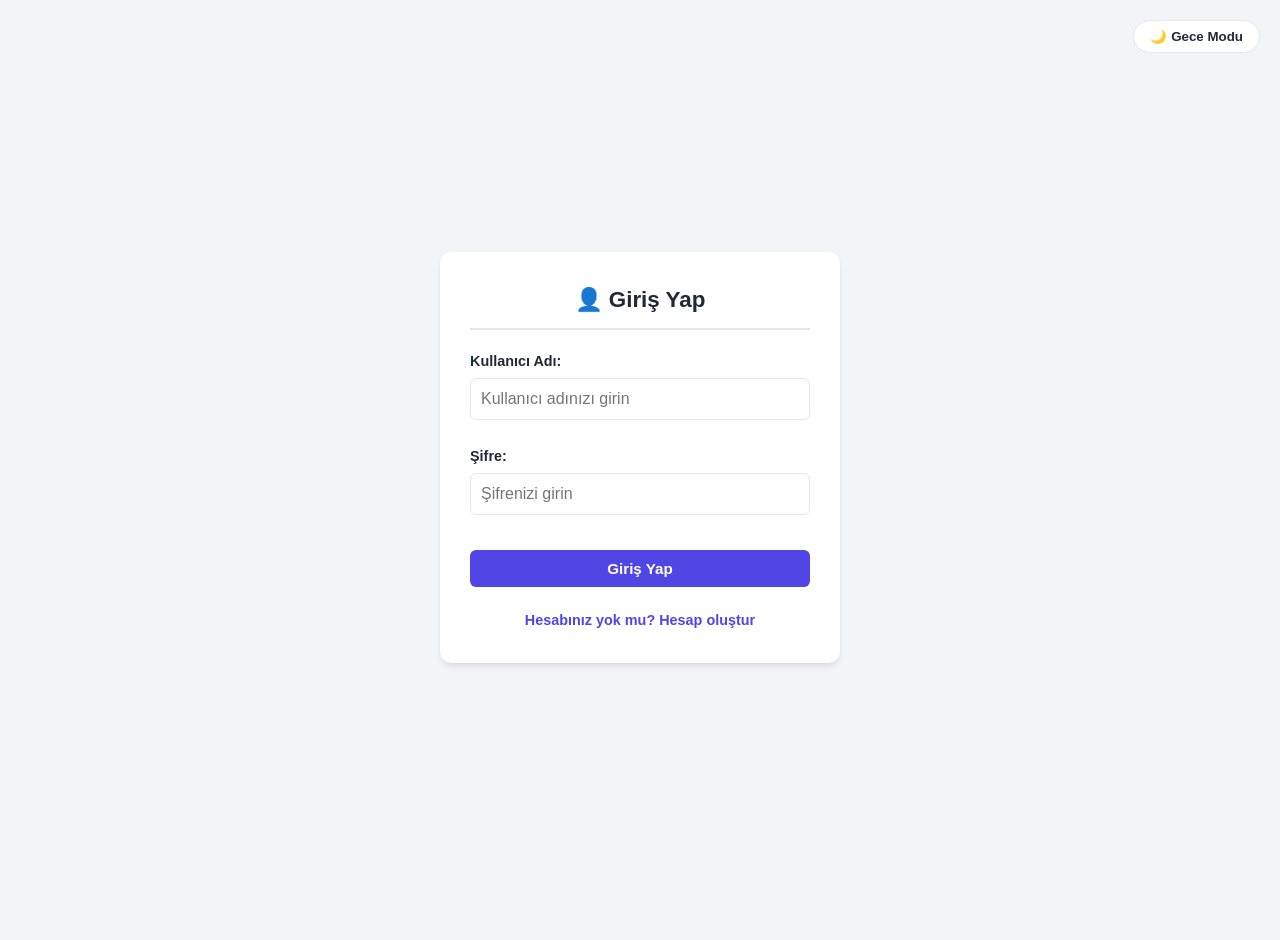
<file: src/main/resources/static/index.html>
<!DOCTYPE html>
<html lang="tr">
<head>
    <meta charset="UTF-8">
    <meta name="viewport" content="width=device-width, initial-scale=1.0">
    <title>Personel Yönetim Sistemi</title>
    <link rel="stylesheet" href="style.css">
</head>
<body>

<div class="container">
    <div class="top-bar">
        <h1>👤 Personel Yönetim Sistemi</h1>
        <button id="themeToggle" class="btn-theme">🌙 Gece Modu</button>
    </div>

    <div id="statusMessage" class="message hidden"></div>


    <!--  BÖLÜM 1: ANA SAYFA (PERSONEL TABLOSU)  -->
    <section id="homePage" class="view-section">
        <div class="action-bar">
            <div class="left-actions">
                <button id="btnYeniEkle" class="btn btn-primary">➕ Yeni Kişi Ekle</button>
            </div>
            <div class="right-actions">
                <input type="file" id="excelFile" accept=".xlsx" style="display: none;" />
                <button id="btnExcelSec" class="btn btn-info">📤 Excel Yükle</button>
                <button id="btnExcelIndir" class="btn btn-success">📥 Excel İndir</button>
            </div>
        </div>


        <div class="card">
            <h2>📋 Personel Listesi</h2>
            <p class="info-text">* Bilgileri görmek için satıra <strong>Sol Tıklayın</strong>. Güncellemek veya silmek için satıra <strong>Sağ Tıklayın</strong>.</p>
            <div class="table-responsive">
                <table class="main-table">
                    <thead>
                    <tr>
                        <th>TCKN</th>
                        <th>İsim</th>
                        <th>Soyisim</th>
                        <th>Departman</th>
                        <th>E-posta</th>
                        <th>Telefon</th>
                        <th>Kart Son Güncelleme</th>

                    </tr>
                    </thead>
                    <tbody id="personelTableBody">
                    <tr>
                        <td colspan="6" style="text-align: center;">Yükleniyor...</td>
                    </tr>
                    </tbody>
                </table>
            </div>
        </div>
    </section>



    <!--  BÖLÜM 2: DETAY SAYFASI   -->

    <section id="detailPage" class="view-section hidden">
        <button class="btn btn-secondary btn-back">⬅ Geri Dön</button>

        <div class="card detail-card">
            <h2>👤 Personel Detay Bilgisi</h2>

            <div class="detail-layout">
                <div class="photo-area">
                    <div class="photo-box">
                        <span class="photo-placeholder">👤<br>Fotoğraf Yok</span>
                    </div>
                </div>
                <div class="detail-info-table">
                    <table>
                        <tr><th>ID:</th><td id="detay-id">-</td></tr>
                        <tr><th>TCKN:</th><td id="detay-tckn">-</td></tr>
                        <tr><th>Adı:</th><td id="detay-ad">-</td></tr>
                        <tr><th>Soyadı:</th><td id="detay-soyad">-</td></tr>
                        <tr><th>Departman:</th><td id="detay-departman">-</td></tr>
                        <tr><th>E-posta:</th><td id="detay-email">-</td></tr>
                        <tr><th>Yaş:</th><td id="detay-yas">-</td></tr>
                        <tr><th>Telefon:</th><td id="detay-telefon">-</td></tr>
                        <tr><th>Maaş:</th><td id="detay-maas">-</td></tr>
                        <tr><th>İşe Giriş Tarihi:</th><td id="detay-iseGiris">-</td></tr>
                    </table>
                </div>
            </div>
        </div>
    </section>



    <!--  BÖLÜM 3: GÜNCELLEME SAYFASI   -->
    <section id="updatePage" class="view-section hidden">
        <button class="btn btn-secondary btn-back">⬅ İptal Et ve Geri Dön</button>

        <div class="card">
            <h2>✏️ Personel Bilgilerini Güncelle</h2>
            <form id="updateForm" class="grid-form">
                <input type="hidden" id="update-id">

                <div class="form-group">
                    <label>TCKN (Güncellenemez):</label>
                    <input type="text" id="update-tckn" readonly class="readonly-input">
                </div>

                <div class="form-group">
                    <label for="update-ad">Adı:</label>
                    <input type="text" id="update-ad" required>
                </div>

                <div class="form-group">
                    <label for="update-soyad">Soyadı:</label>
                    <input type="text" id="update-soyad" required>
                </div>

                <div class="form-group">
                    <label for="update-email">E-posta:</label>
                    <input type="email" id="update-email" required>
                </div>

                <div class="form-group">
                    <label for="update-telefon">Telefon:</label>
                    <input type="text" id="update-telefon">
                </div>

                <div class="form-group full-width">
                    <label for="update-departman_id">Departman:</label>
                    <select id="update-departman_id" required style="padding: 10px; border: 1px solid var(--border-color); border-radius: 6px; background-color: var(--input-bg); color: var(--text-color);">
                        <option value="">-- Departman Yükleniyor --</option>
                    </select>
                </div>


                <div class="form-group">
                    <label for="update-yas">Yaş:</label>
                    <input type="number" id="update-yas" min="18" max="100">
                </div>

                <div class="form-group">
                    <label for="update-maas">Maaş:</label>
                    <input type="number" step="0.01" id="update-maas">
                </div>

                <div class="form-group full-width">
                    <label for="update-iseGiris">İşe Giriş Tarihi:</label>
                    <input type="date" id="update-iseGiris" required>
                </div>

                <div class="form-group full-width">
                    <button type="submit" class="btn btn-block btn-primary">💾 Kaydet ve Güncelle</button>
                </div>
            </form>
        </div>
    </section>



    <!--  BÖLÜM 4: YENİ EKLEME SAYFASI     -->
    <section id="addPage" class="view-section hidden">
        <button class="btn btn-secondary btn-back">⬅ Vazgeç ve Geri Dön</button>

        <div class="card">
            <h2>✨ Yeni Personel Ekle</h2>
            <form id="personelForm" class="grid-form">
                <div class="form-group">
                    <label for="tckn">TCKN (11 Hane):</label>
                    <input type="text" id="tckn" required maxlength="11" minlength="11" placeholder="12345678901">
                </div>

                <div class="form-group">
                    <label for="ad">Adı:</label>
                    <input type="text" id="ad" required placeholder="Ahmet">
                </div>

                <div class="form-group">
                    <label for="soyad">Soyadı:</label>
                    <input type="text" id="soyad" required placeholder="Yılmaz">
                </div>

                <div class="form-group">
                    <label for="email">E-posta:</label>
                    <input type="email" id="email" required placeholder="ornek@sirket.com">
                </div>

                <div class="form-group">
                    <label for="telefon">Telefon:</label>
                    <input type="text" id="telefon" placeholder="05001234567">
                </div>

                <div class="form-group full-width">
                    <label for="departman_id">Departman:</label>
                    <select id="departman_id" required style="padding: 10px; border: 1px solid var(--border-color); border-radius: 6px; background-color: var(--input-bg); color: var(--text-color);">
                        <option value="">-- Departman Yükleniyor --</option>
                    </select>
                </div>


                <div class="form-group">
                    <label for="yas">Yaş:</label>
                    <input type="number" id="yas" min="18" max="100" placeholder="30">
                </div>

                <div class="form-group">
                    <label for="maas">Maaş:</label>
                    <input type="number" step="0.01" id="maas" placeholder="45000">
                </div>

                <div class="form-group full-width">
                    <label for="iseGirisTarihi">İşe Giriş Tarihi:</label>
                    <input type="date" id="iseGirisTarihi" required>
                </div>

                <div class="form-group full-width">
                    <button type="submit" class="btn btn-block btn-primary">Kaydet / Yeni Ekle</button>
                </div>
            </form>
        </div>
    </section>
</div>



<!--   BÖLÜM 5: İZİN EKLEME SAYFASI    -->
<section id="leavePage" class="view-section hidden">
    <button class="btn btn-secondary btn-back">⬅ Vazgeç ve Geri Dön</button>

    <div class="card">
        <h2>🌴 Personel İzni Ekle (<span id="izin-personel-isim" style="color: var(--primary-color);"></span>)</h2>
        <form id="leaveForm" class="grid-form">

            <div class="form-group">
                <label for="izin-baslangic">Başlangıç Tarihi:</label>
                <input type="date" id="izin-baslangic" required>
            </div>

            <div class="form-group">
                <label for="izin-bitis">Bitiş Tarihi:</label>
                <input type="date" id="izin-bitis" required>
            </div>

            <div class="form-group full-width">
                <label for="izin-turu">İzin Türü:</label>
                <select id="izin-turu" required style="padding: 10px; border: 1px solid var(--border-color); border-radius: 6px; background-color: var(--input-bg); color: var(--text-color); height: 42px;">
                    <option value="">-- Yükleniyor... --</option>
                </select>
            </div>

            <div class="form-group full-width">
                <label for="izin-aciklamasi">Açıklama (İsteğe Bağlı):</label>
                <input type="text" id="izin-aciklamasi" placeholder="Örn: Yıllık memleket ziyareti...">
            </div>

            <div class="form-group full-width">
                <button type="submit" class="btn btn-block btn-primary">💾 İzni Kaydet</button>
            </div>
        </form>
    </div>
</section>




<!--   BÖLÜM 6: İZİN LİSTESİ SAYFASI   -->
<section id="leaveListPage" class="view-section hidden">
    <button class="btn btn-secondary btn-back" style="margin-bottom: 15px;">⬅ Geri Dön</button>

    <div class="card" style="padding: 0; overflow: hidden;">
        <div style="padding: 20px; border-bottom: 1px solid var(--border-color); background-color: var(--card-bg);">
            <h2 style="margin: 0;">👀 Personel İzinleri (<span id="izin-liste-personel-isim" style="color: var(--primary-color);"></span>)</h2>
        </div>

        <div class="table-container" style="overflow-x: auto; padding: 20px;">
            <table class="data-table" style="width: 100%; border-collapse: collapse; text-align: left;">
                <thead>
                <tr style="background-color: var(--context-bg); border-bottom: 2px solid var(--border-color);">
                    <th style="padding: 12px 15px;">Başlangıç Tarihi</th>
                    <th style="padding: 12px 15px;">Bitiş Tarihi</th>
                    <th style="padding: 12px 15px;">İzin Türü</th>
                    <th style="padding: 12px 15px;">Açıklama</th>
                    <th style="padding: 12px 15px; text-align: center;">İşlemler</th>
                </tr>
                </thead>
                <tbody id="izinListesiBody">
                </tbody>
            </table>
        </div>
    </div>
</section>



<!--   BÖLÜM 7: İZİN GÜNCELLEME SAYFASI   -->
<section id="leaveUpdatePage" class="view-section hidden">
    <button class="btn btn-secondary" id="btn-back-to-leave-list">⬅ İzin Listesine Dön</button>
    <div class="card">
        <h2>✏️ İzni Güncelle</h2>
        <form id="leaveUpdateForm" class="grid-form">
            <input type="hidden" id="guncelle-izin-id">

            <div class="form-group">
                <label for="guncelle-izin-baslangic">Başlangıç Tarihi:</label>
                <input type="date" id="guncelle-izin-baslangic" required>
            </div>

            <div class="form-group">
                <label for="guncelle-izin-bitis">Bitiş Tarihi:</label>
                <input type="date" id="guncelle-izin-bitis" required>
            </div>

            <div class="form-group full-width">
                <label for="guncelle-izin-turu">İzin Türü:</label>
                <select id="guncelle-izin-turu" required style="padding: 10px; border: 1px solid var(--border-color); border-radius: 6px; background-color: var(--input-bg); color: var(--text-color); height: 42px;">
                </select>
            </div>

            <div class="form-group full-width">
                <label for="guncelle-izin-aciklamasi">Açıklama:</label>
                <input type="text" id="guncelle-izin-aciklamasi">
            </div>

            <div class="form-group full-width">
                <button type="submit" class="btn btn-block btn-primary">💾 Değişiklikleri Kaydet</button>
            </div>
        </form>
    </div>
</section>



<!--  ÖZEL SAĞ TIK MENÜSÜ (CONTEXT MENU) -->
<div id="customContextMenu" class="context-menu hidden">
    <ul>
        <li id="menuGuncelle">✏️ Güncelle</li>
        <li id="menuIzin">🌴 İzin Ekle</li>
        <li id="menuIzinListe">👀 İzinleri Göster</li>
        <li id="menuSil" class="menu-danger">❌ Sil</li>
    </ul>
</div>


<script src="app.js"></script>

<script>
    window.onload = function() {
        const token = localStorage.getItem('jwtToken');
        if (!token) {
            window.location.href = 'login.html';
        }
    };
    function logout() {
        localStorage.removeItem('jwtToken');
        window.location.href = 'login.html';
    }
</script>

</body>
</html>
</file>
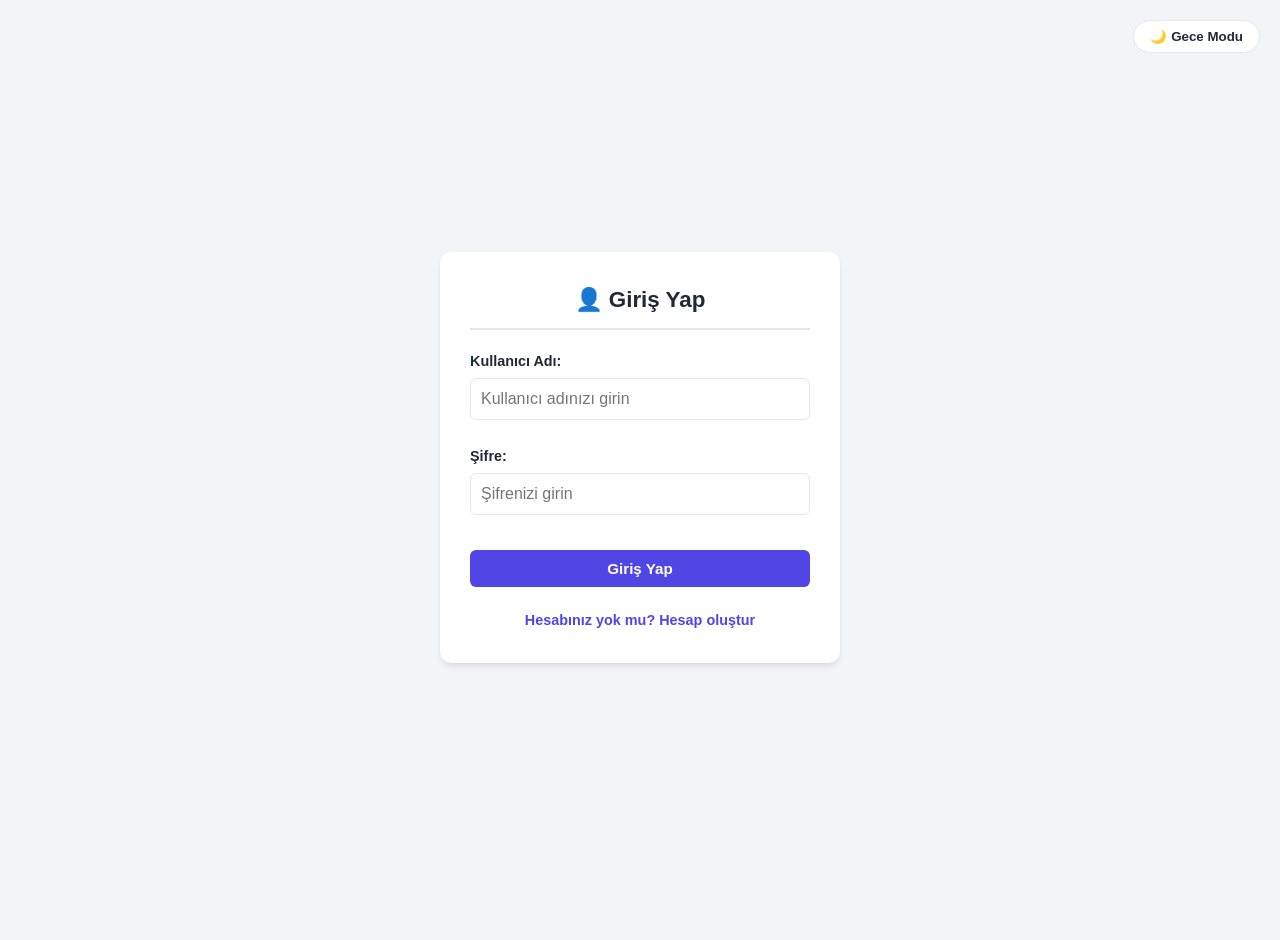
<file: src/main/resources/static/login.html>
<!DOCTYPE html>
<html lang="tr">
<head>
    <meta charset="UTF-8">
    <meta name="viewport" content="width=device-width, initial-scale=1.0">
    <title>Giriş Yap - Personel Yönetim Sistemi</title>
    <link rel="stylesheet" href="style.css">
</head>
<body>

<div class="container" style="display: flex; justify-content: center; align-items: center; height: 100vh;">
    <div class="top-bar" style="position: absolute; top: 20px; right: 20px; box-shadow: none; background: transparent;">
        <button id="themeToggle" class="btn-theme">🌙 Gece Modu</button>
    </div>

    <div class="card" style="width: 400px; padding: 30px;">
        <h2 style="text-align: center; margin-bottom: 20px; border-bottom: 2px solid var(--border-color); padding-bottom: 10px;">👤 Giriş Yap</h2>

        <form id="loginForm" class="grid-form">
            <div class="form-group full-width">
                <label for="username">Kullanıcı Adı:</label>
                <input type="text" id="username" required placeholder="Kullanıcı adınızı girin">
            </div>

            <div class="form-group full-width" style="margin-top: 10px;">
                <label for="password">Şifre:</label>
                <input type="password" id="password" required placeholder="Şifrenizi girin">
            </div>

            <div class="form-group full-width" style="margin-top: 20px;">
                <button type="submit" class="btn btn-block btn-primary">Giriş Yap</button>
            </div>
        </form>

        <div id="errorMsg" class="message hidden" style="margin-top: 15px;"></div>

        <div style="text-align: center; margin-top: 20px;">
            <a href="register.html" style="color: var(--primary-color); text-decoration: none; font-weight: 600; font-size: 0.9rem;">Hesabınız yok mu? Hesap oluştur</a>
        </div>
    </div>
</div>

<script>

    document.getElementById('loginForm').addEventListener('submit', async function(e) {
        e.preventDefault();
        const username = document.getElementById('username').value;
        const password = document.getElementById('password').value;
        const errorMsg = document.getElementById('errorMsg');
        errorMsg.classList.add('hidden');
        errorMsg.textContent = "";

        try {
            const response = await fetch('http://localhost:8080/api/auth/login', {
                method: 'POST',
                headers: { 'Content-Type': 'application/json' },
                body: JSON.stringify({ username, password })
            });

            const data = await response.json();

            if (response.ok) {
                localStorage.setItem('jwtToken', data.token);
                window.location.href = 'index.html';
            } else {
                errorMsg.textContent = data.message || "Giriş başarısız! Bilgilerinizi veya hesabınızın aktif olup olmadığını kontrol edin.";
                errorMsg.className = "message error";
                errorMsg.classList.remove('hidden');
            }
        } catch (err) {
            errorMsg.textContent = "Sunucuya bağlanılamadı!";
            errorMsg.className = "message error";
            errorMsg.classList.remove('hidden');
        }
    });


    const themeToggleBtn = document.getElementById('themeToggle');
    const savedTheme = localStorage.getItem('theme');

    if (savedTheme === 'dark') {
        document.body.classList.add('dark-mode');
        themeToggleBtn.textContent = '🌙️ Dark Mode';
    }

    themeToggleBtn.addEventListener('click', () => {
        document.body.classList.toggle('dark-mode');
        if (document.body.classList.contains('dark-mode')) {
            themeToggleBtn.textContent = '🌙️ Dark Mode';
            localStorage.setItem('theme', 'dark');
        } else {
            themeToggleBtn.textContent = '☀️ Light Mode';
            localStorage.setItem('theme', 'light');
        }
    });
</script>

</body>
</html>
</file>
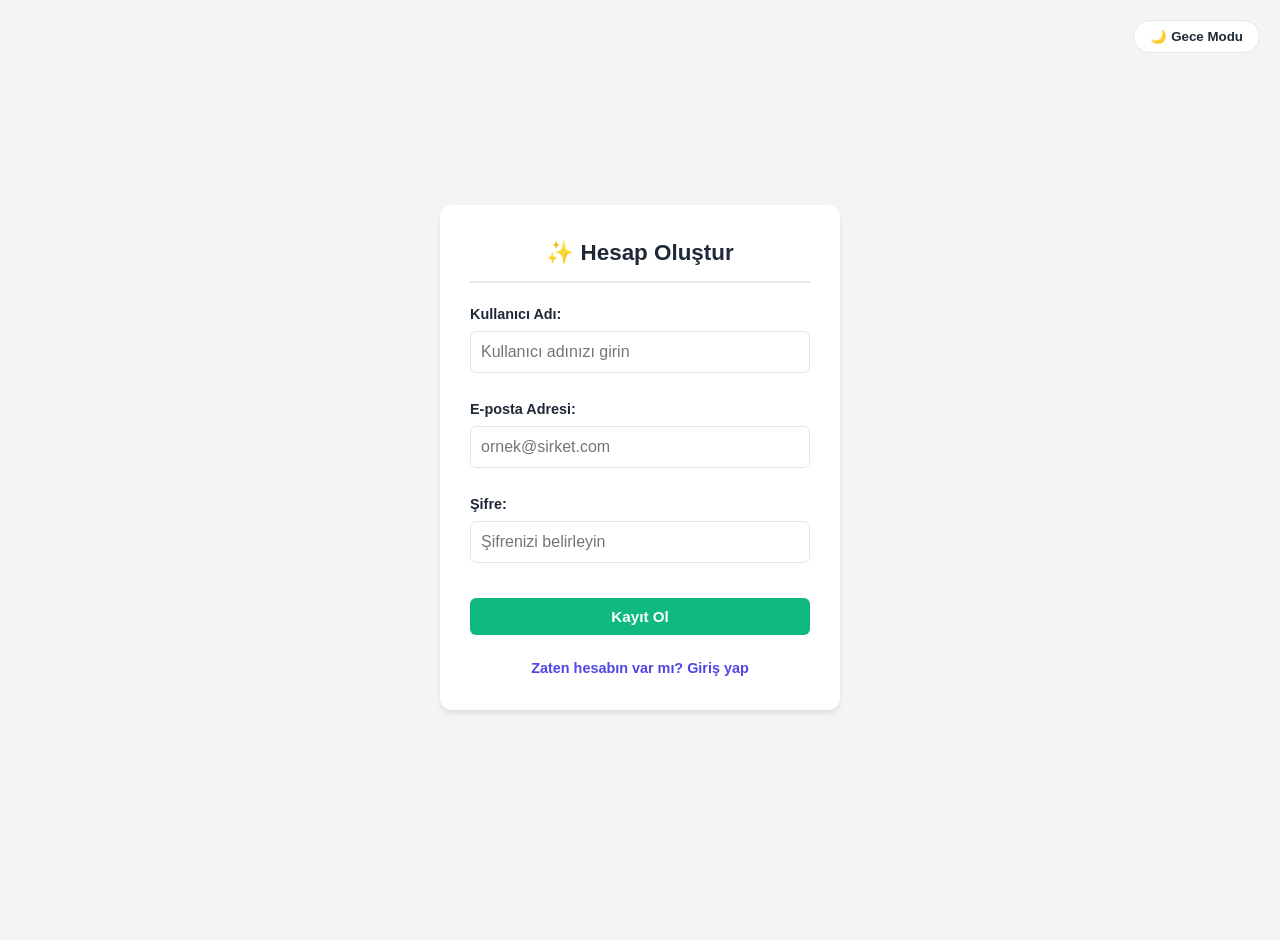
<file: src/main/resources/static/register.html>
<!DOCTYPE html>
<html lang="tr">
<head>
    <meta charset="UTF-8">
    <meta name="viewport" content="width=device-width, initial-scale=1.0">
    <title>Kayıt Ol - Personel Yönetim Sistemi</title>
    <link rel="stylesheet" href="style.css">
</head>
<body>

<div class="container" style="display: flex; justify-content: center; align-items: center; min-height: 100vh; padding: 20px 0;">
    <div class="top-bar" style="position: absolute; top: 20px; right: 20px; box-shadow: none; background: transparent;">
        <button id="themeToggle" class="btn-theme">🌙 Gece Modu</button>
    </div>


    <div class="card" style="width: 400px; padding: 30px;">
        <h2 style="text-align: center; margin-bottom: 20px; border-bottom: 2px solid var(--border-color); padding-bottom: 10px;">✨ Hesap Oluştur</h2>

        <form id="registerForm" class="grid-form">
            <div class="form-group full-width">
                <label for="username">Kullanıcı Adı:</label>
                <input type="text" id="username" required placeholder="Kullanıcı adınızı girin">
            </div>

            <div class="form-group full-width" style="margin-top: 10px;">
                <label for="email">E-posta Adresi:</label>
                <input type="email" id="email" required placeholder="ornek@sirket.com">
            </div>

            <div class="form-group full-width" style="margin-top: 10px;">
                <label for="password">Şifre:</label>
                <input type="password" id="password" required placeholder="Şifrenizi belirleyin">
            </div>

            <div class="form-group full-width" style="margin-top: 20px;">
                <button type="submit" class="btn btn-block btn-success">Kayıt Ol</button>
            </div>
        </form>

        <div id="resultMsg" class="message hidden" style="margin-top: 15px;"></div>

        <div style="text-align: center; margin-top: 20px;">
            <a href="login.html" style="color: var(--primary-color); text-decoration: none; font-weight: 600; font-size: 0.9rem;">Zaten hesabın var mı? Giriş yap</a>
        </div>
    </div>
</div>

<script>

    document.getElementById('registerForm').addEventListener('submit', async function(e) {
        e.preventDefault();
        const username = document.getElementById('username').value;
        const email = document.getElementById('email').value;
        const password = document.getElementById('password').value;
        const resultMsg = document.getElementById('resultMsg');
        resultMsg.classList.add('hidden');
        resultMsg.textContent = "";

        try {
            const response = await fetch('http://localhost:8080/api/auth/register', {
                method: 'POST',
                headers: { 'Content-Type': 'application/json' },
                body: JSON.stringify({ username, email, password })
            });

            const text = await response.text();

            if (response.ok) {
                resultMsg.textContent = "Kayıt başarılı! Lütfen hesabınızı aktif etmek için mailinizi kontrol edin.";
                resultMsg.className = "message success";
                resultMsg.classList.remove('hidden');
            } else {
                resultMsg.textContent = text || "Kayıt sırasında bir hata oluştu.";
                resultMsg.className = "message error";
                resultMsg.classList.remove('hidden');
            }
        } catch (err) {
            resultMsg.textContent = "Sunucuya bağlanılamadı!";
            resultMsg.className = "message error";
            resultMsg.classList.remove('hidden');
        }
    });


    const themeToggleBtn = document.getElementById('themeToggle');
    const savedTheme = localStorage.getItem('theme');

    if (savedTheme === 'dark') {
        document.body.classList.add('dark-mode');
        themeToggleBtn.textContent = '🌙Dark Mode';
    }

    themeToggleBtn.addEventListener('click', () => {
        document.body.classList.toggle('dark-mode');
        if (document.body.classList.contains('dark-mode')) {
            themeToggleBtn.textContent = '️🌙 Dark Mode';
            localStorage.setItem('theme', 'dark');
        } else {
            themeToggleBtn.textContent = '☀️ Light Mode';
            localStorage.setItem('theme', 'light');
        }
    });
</script>

</body>
</html>
</file>
<file: src/main/resources/static/style.css>
:root {
    --primary-color: #4f46e5;
    --success-color: #10b981;
    --info-color: #0ea5e9;
    --danger-color: #ef4444;
    --bg-color: #f3f4f6;
    --card-bg: #ffffff;
    --text-color: #1f2937;
    --border-color: #e5e7eb;
    --input-bg: #ffffff;
    --hover-bg: #f9fafb;
    --context-bg: #ffffff;

}

body.dark-mode {
    --bg-color: #0f172a;
    --card-bg: #1e293b;
    --text-color: #f8fafc;
    --border-color: #334155;
    --input-bg: #0f172a;
    --hover-bg: #334155;
    --context-bg: #1e293b;
}

* {
    margin: 0;
    padding: 0;
    box-sizing: border-box;
    font-family: 'Segoe UI', Tahoma, Geneva, Verdana, sans-serif;
}

body {
    background-color: var(--bg-color);
    color: var(--text-color);
    line-height: 1.6;
    padding: 20px;
    transition: background-color 0.3s, color 0.3s;
}

.container {
    max-width: 1100px;
    margin: 0 auto;
}


.top-bar {
    display: flex;
    justify-content: space-between;
    align-items: center;
    margin-bottom: 25px;
}

.top-bar h1 {
    font-size: 1.8rem;
    color: var(--primary-color);
}


.action-bar {
    display: flex;
    justify-content: space-between;
    margin-bottom: 20px;
    gap: 10px;
}

.btn {
    padding: 10px 18px;
    border: none;
    border-radius: 6px;
    cursor: pointer;
    font-weight: 600;
    font-size: 0.95rem;
    transition: all 0.2s;
    display: inline-flex;
    align-items: center;
    gap: 5px;
}

.btn-primary { background-color: var(--primary-color); color: white; }
.btn-primary:hover { background-color: #4338ca; }

.btn-success { background-color: var(--success-color); color: white; }
.btn-success:hover { background-color: #059669; }

.btn-info { background-color: var(--info-color); color: white; }
.btn-info:hover { background-color: #0284c7; }

.btn-secondary { background-color: #6b7280; color: white; margin-bottom: 15px; }
.btn-secondary:hover { background-color: #4b5563; }

.btn-theme {
    background: var(--card-bg);
    color: var(--text-color);
    border: 1px solid var(--border-color);
    padding: 8px 16px;
    border-radius: 20px;
    cursor: pointer;
    font-weight: 600;
}

.btn-block { width: 100%; justify-content: center; }


.card {
    background: var(--card-bg);
    border-radius: 12px;
    padding: 25px;
    margin-bottom: 25px;
    box-shadow: 0 4px 6px -1px rgba(0, 0, 0, 0.1);
    transition: background-color 0.3s;
}

.card h2 {
    font-size: 1.4rem;
    margin-bottom: 15px;
    border-bottom: 2px solid var(--border-color);
    padding-bottom: 10px;
}

.view-section {
    transition: opacity 0.3s ease;
}

.hidden {
    display: none !important;
}


.table-responsive {
    overflow-x: auto;
}

.main-table {
    width: 100%;
    border-collapse: collapse;
    margin-top: 10px;
}

.main-table th, .main-table td {
    padding: 12px 15px;
    text-align: left;
    border-bottom: 1px solid var(--border-color);
}

.main-table th {
    background-color: rgba(79, 70, 229, 0.1);
    color: var(--primary-color);
    font-weight: 700;
}

.main-table tbody tr {
    cursor: pointer;
    transition: background-color 0.15s;
}

.main-table tbody tr:hover {
    background-color: var(--hover-bg);
}

.detail-layout {
    display: flex;
    gap: 30px;
    margin-top: 20px;
}

.photo-area {
    flex: 0 0 160px;
}

.photo-box {
    width: 160px;
    height: 200px;
    background-color: rgba(107, 114, 128, 0.1);
    border: 3px dashed var(--border-color);
    border-radius: 8px;
    display: flex;
    align-items: center;
    justify-content: center;
    text-align: center;
}

.photo-placeholder {
    font-size: 0.9rem;
    color: #9ca3af;
    font-weight: 600;
}

.detail-info-table {
    flex: 1;
}

.detail-info-table table {
    width: 100%;
    border-collapse: collapse;
}

.detail-info-table th, .detail-info-table td {
    padding: 10px 15px;
    border-bottom: 1px solid var(--border-color);
    text-align: left;
}

.detail-info-table th {
    width: 35%;
    font-weight: 600;
    color: var(--primary-color);
}


.grid-form {
    display: grid;
    grid-template-columns: 1fr 1fr;
    gap: 15px;
}

.form-group {
    display: flex;
    flex-direction: column;
}

.form-group.full-width {
    grid-column: span 2;
}

label {
    font-weight: 600;
    font-size: 0.9rem;
    margin-bottom: 5px;
}

input,select{
    padding: 10px;
    border: 1px solid var(--border-color);
    border-radius: 6px;
    font-size: 1rem;
    background-color: var(--input-bg);
    color: var(--text-color);
    outline: none;
    transition: all 0.2s;
    height: 42px;
}

input:focus {
    border-color: var(--primary-color);
}

.readonly-input {
    background-color: rgba(107, 114, 128, 0.1);
    cursor: not-allowed;
}


.message {
    padding: 15px;
    border-radius: 6px;
    margin-bottom: 20px;
    font-weight: 500;
    text-align: center;
}

.message.success { background-color: #d1fae5; color: #065f46; }
.message.error { background-color: #fee2e2; color: #991b1b; }


.context-menu {
    position: absolute;
    background-color: var(--context-bg);
    border: 1px solid var(--border-color);
    border-radius: 8px;
    box-shadow: 0 10px 15px -3px rgba(0, 0, 0, 0.1);
    z-index: 1000;
    width: 150px;
}

.context-menu ul {
    list-style: none;
    padding: 5px 0;
}

.context-menu li {
    padding: 10px 15px;
    cursor: pointer;
    font-size: 0.9rem;
    font-weight: 600;
    transition: background-color 0.2s;
}

.context-menu li:hover {
    background-color: var(--hover-bg);
}

.context-menu li.menu-danger {
    color: var(--danger-color);
}

.context-menu li.menu-danger:hover {
    background-color: #fee2e2;
}

.info-text {
    font-size: 0.85rem;
    color: #6b7280;
    margin-bottom: 10px;
}
</file>
